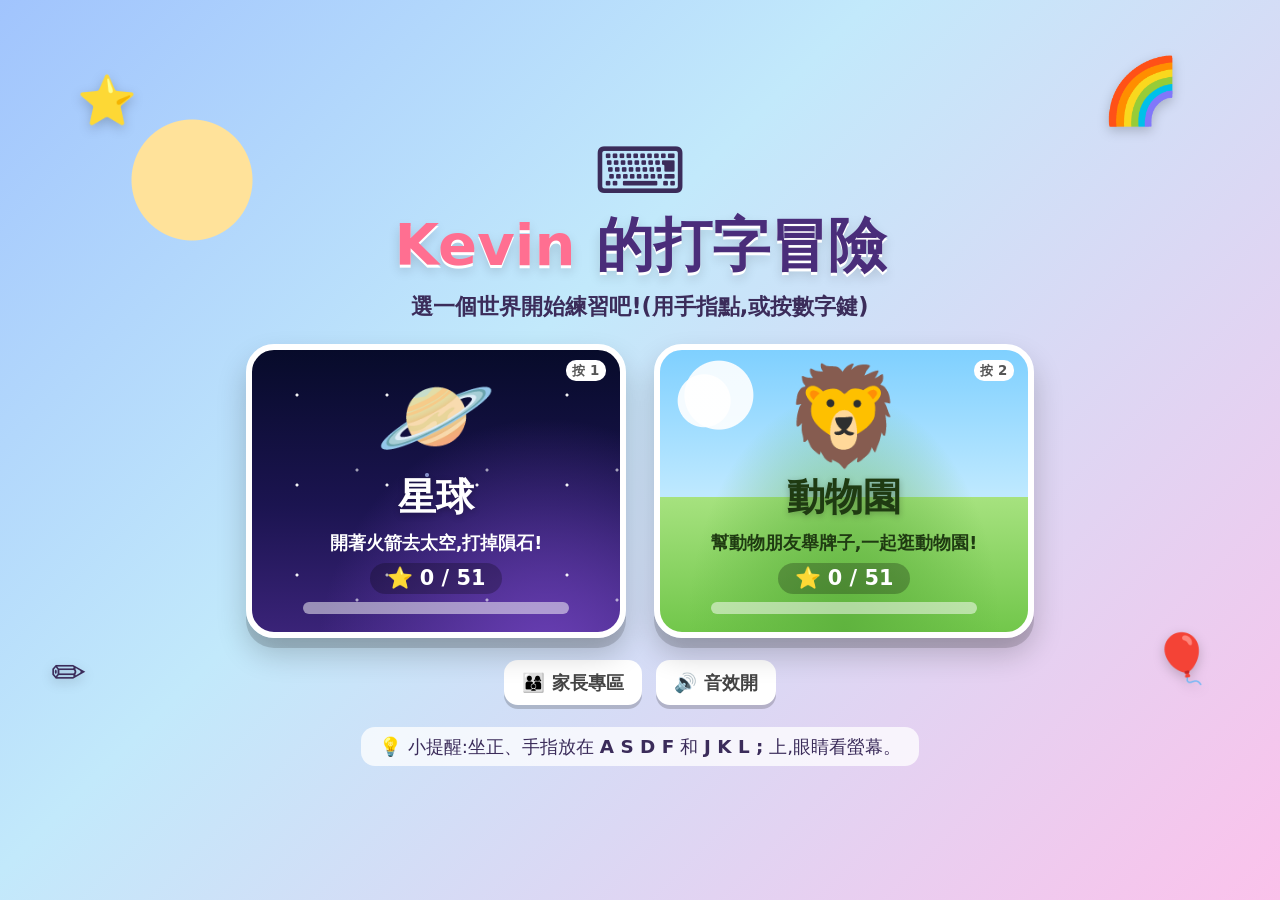
<file: index.html>
<!DOCTYPE html>
<html lang="zh-Hant-TW">
<head>
<meta charset="utf-8">
<meta name="viewport" content="width=device-width, initial-scale=1, maximum-scale=1, user-scalable=no, viewport-fit=cover">
<meta name="apple-mobile-web-app-capable" content="yes">
<meta name="mobile-web-app-capable" content="yes">
<link rel="icon" href="data:image/svg+xml,%3Csvg xmlns=%22http://www.w3.org/2000/svg%22 viewBox=%220 0 100 100%22%3E%3Ctext y=%22.9em%22 font-size=%2290%22%3E%E2%8C%A8%EF%B8%8F%3C/text%3E%3C/svg%3E">
<title>Kevin 的打字冒險</title>
<link rel="stylesheet" href="css/style.css">
</head>
<body>
<div id="deco" aria-hidden="true"></div>
<div id="app"></div>
<div id="toast" aria-live="polite"></div>

<!-- 核心程式(請勿更改順序) -->
<script src="js/storage.js"></script>
<script src="js/audio.js"></script>
<script src="js/keyboard.js"></script>
<script src="js/lessons.js"></script>

<!-- 主題:新增主題時,把檔案放到 themes/ 並在這裡加一行 -->
<script src="themes/space.js"></script>
<script src="themes/zoo.js"></script>

<!-- 主程式(放最後) -->
<script src="js/app.js"></script>
</body>
</html>
</file>
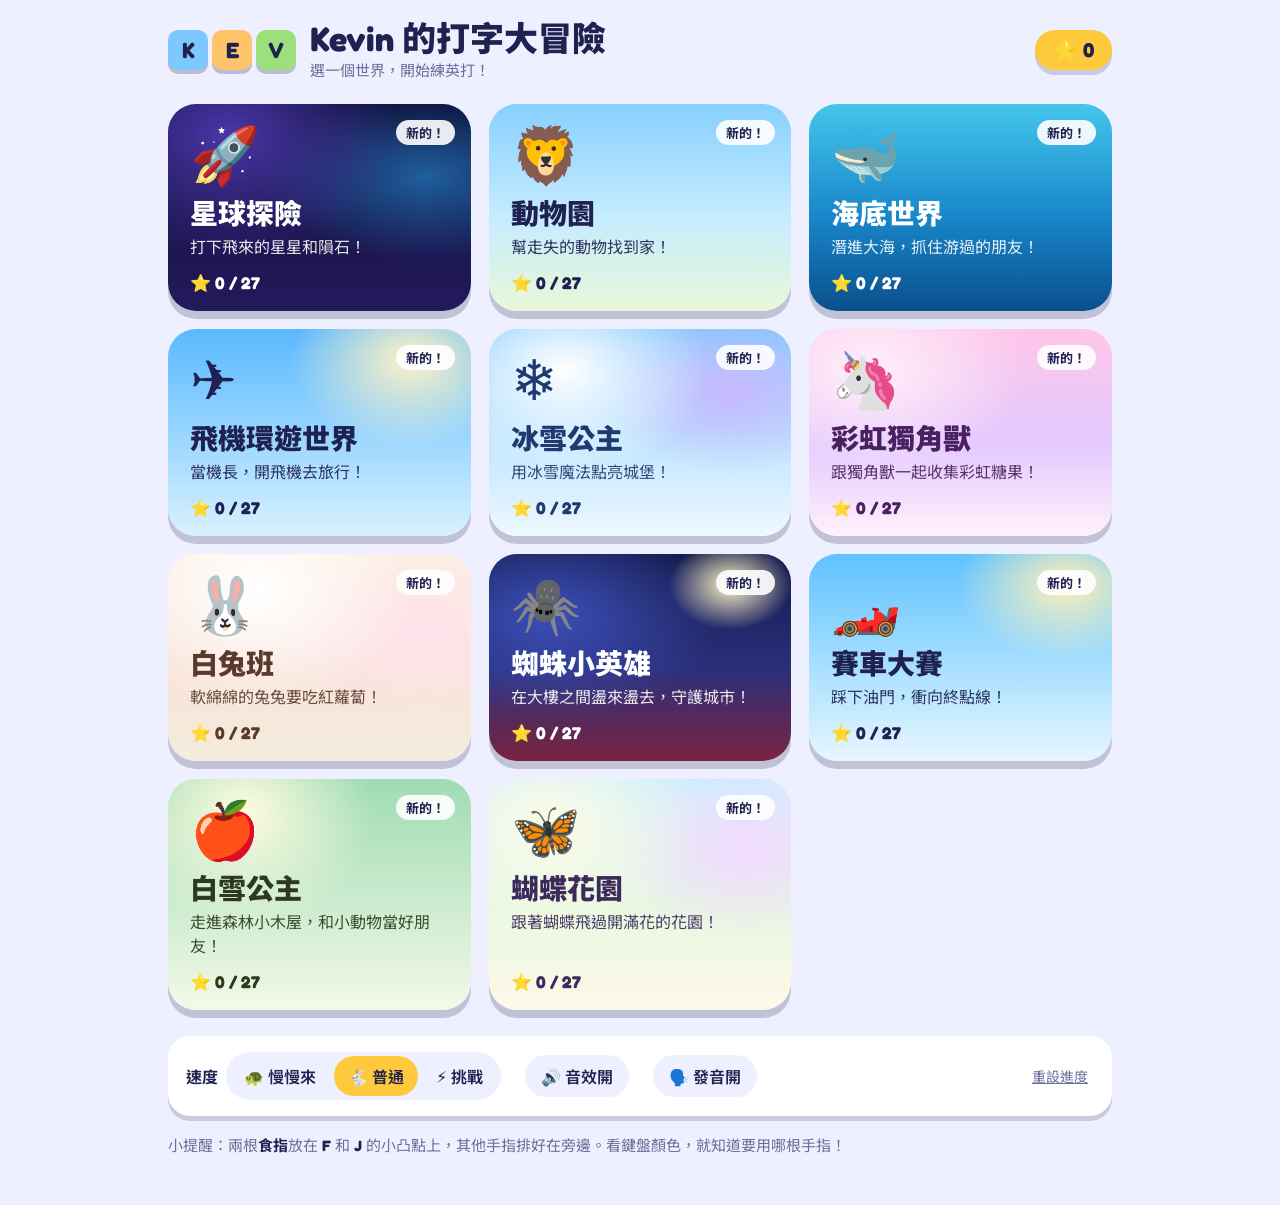
<file: v2/index.html>
<!DOCTYPE html>
<html lang="zh-Hant">
<head>
<meta charset="UTF-8">
<meta name="viewport" content="width=device-width, initial-scale=1, viewport-fit=cover">
<title>Kevin 的打字大冒險</title>
<link rel="icon" href="data:image/svg+xml,%3Csvg xmlns=%27http://www.w3.org/2000/svg%27 viewBox=%270 0 64 64%27%3E%3Crect x=%274%27 y=%278%27 width=%2756%27 height=%2752%27 rx=%2714%27 fill=%27%23c9a400%27/%3E%3Crect x=%274%27 y=%274%27 width=%2756%27 height=%2750%27 rx=%2714%27 fill=%27%23ffc93c%27/%3E%3Ctext x=%2732%27 y=%2742%27 font-family=%27Arial,sans-serif%27 font-size=%2734%27 font-weight=%27700%27 text-anchor=%27middle%27 fill=%27%231f2150%27%3EK%3C/text%3E%3C/svg%3E">
<link rel="preconnect" href="https://fonts.googleapis.com">
<link rel="preconnect" href="https://fonts.gstatic.com" crossorigin>
<link href="https://fonts.googleapis.com/css2?family=Fredoka:wght@500;600;700&family=Noto+Sans+TC:wght@500;700;900&display=swap" rel="stylesheet">
<style>
:root{
  --bg:#eef0ff; --card:#ffffff; --text:#1f2150; --muted:#6b6f9a; --line:#d9dcf5;
  --sun:#ffc93c; --tomato:#ff6b57; --mint:#2fcf98; --ink:#1f2150;
  --font:'Fredoka','Noto Sans TC',system-ui,-apple-system,'PingFang TC','Microsoft JhengHei',sans-serif;
  --chunk:0 5px 0 rgba(31,33,80,.18);
  box-sizing:border-box;
  padding-top:env(safe-area-inset-top,0px);
  padding-bottom:env(safe-area-inset-bottom,0px);
}
@media (prefers-color-scheme: dark){
  :root:not([data-theme="light"]){ --bg:#171935; --card:#242752; --text:#f3f3ff; --muted:#a7abd6; --line:#343871; --chunk:0 5px 0 rgba(0,0,0,.4); }
}
:root[data-theme="dark"]{ --bg:#171935; --card:#242752; --text:#f3f3ff; --muted:#a7abd6; --line:#343871; --chunk:0 5px 0 rgba(0,0,0,.4); }
*,*::before,*::after{box-sizing:border-box}
html{height:100%;scroll-padding-top:env(safe-area-inset-top,0px)}
body{margin:0;height:100%;background:var(--bg);color:var(--text);font-family:var(--font);-webkit-user-select:none;user-select:none;-webkit-tap-highlight-color:transparent}
button{font-family:inherit;cursor:pointer;border:none;color:inherit}
button:focus-visible{outline:3px solid var(--sun);outline-offset:3px}

.screen{display:none;min-height:100%}
.screen.active{display:flex;flex-direction:column}
.wrap{width:100%;max-width:980px;margin:0 auto;padding:20px 18px 32px}

/* ---------- home ---------- */
.home-top{display:flex;align-items:center;justify-content:space-between;gap:12px;flex-wrap:wrap}
.logo{display:flex;align-items:center;gap:14px}
.logo-keys{display:flex;gap:4px}
.logo-keys span{width:40px;height:40px;border-radius:10px;display:grid;place-items:center;font-weight:700;font-size:22px;color:var(--ink);box-shadow:0 4px 0 rgba(31,33,80,.25)}
.logo h1{margin:0;font-size:clamp(24px,4vw,34px);font-weight:900;line-height:1.1}
.logo p{margin:2px 0 0;color:var(--muted);font-size:15px}
.star-badge{background:var(--sun);color:var(--ink);font-weight:700;font-size:20px;padding:8px 18px;border-radius:999px;box-shadow:var(--chunk)}

.theme-grid{display:grid;grid-template-columns:repeat(auto-fill,minmax(260px,1fr));gap:18px;margin-top:24px}
.theme-card{position:relative;text-align:left;border-radius:28px;padding:22px 22px 18px;min-height:190px;display:flex;flex-direction:column;box-shadow:0 8px 0 rgba(31,33,80,.22);transition:transform .12s}
.theme-card:active{transform:translateY(4px);box-shadow:0 4px 0 rgba(31,33,80,.22)}
.tc-icon{font-size:56px;line-height:1}
.tc-name{font-size:28px;font-weight:900;margin-top:10px}
.tc-tag{font-size:16px;opacity:.9;margin-top:2px}
.tc-stars{margin-top:auto;padding-top:14px;font-weight:700;font-size:17px}
.tc-new{position:absolute;top:16px;right:16px;background:rgba(255,255,255,.9);color:var(--ink);font-size:13px;font-weight:700;padding:3px 10px;border-radius:999px}

.settings{margin-top:26px;background:var(--card);border-radius:22px;padding:16px 18px;display:flex;flex-wrap:wrap;gap:14px 24px;align-items:center;box-shadow:var(--chunk)}
.settings .lbl{font-weight:700;margin-right:8px}
.seg-group{display:inline-flex;background:var(--bg);border-radius:999px;padding:4px;gap:4px}
.seg{padding:8px 14px;border-radius:999px;background:transparent;font-size:16px;font-weight:600}
.seg.on{background:var(--sun);color:var(--ink)}
.pill{padding:9px 16px;border-radius:999px;background:var(--bg);font-weight:600;font-size:16px}
.tip{margin-top:18px;color:var(--muted);font-size:15px;line-height:1.6}
.tip b{color:var(--text)}
.reset{margin-left:auto;background:transparent;color:var(--muted);font-size:14px;text-decoration:underline}

/* ---------- levels ---------- */
.lv-head{border-radius:0 0 32px 32px;padding:18px 18px 26px}
.lv-head-in{max-width:980px;margin:0 auto;display:flex;align-items:center;gap:16px}
.back{background:rgba(255,255,255,.9);color:var(--ink);font-weight:700;font-size:17px;padding:10px 16px;border-radius:999px;box-shadow:0 4px 0 rgba(0,0,0,.2)}
.lv-title{font-size:30px;font-weight:900;display:flex;align-items:center;gap:10px}
.lv-title span{font-size:44px}
.lv-sub{font-size:16px;opacity:.9}
.level-list{display:grid;grid-template-columns:repeat(auto-fill,minmax(280px,1fr));gap:14px}
.level-card{display:flex;align-items:center;gap:14px;text-align:left;background:var(--card);border-radius:20px;padding:14px 16px;box-shadow:var(--chunk);transition:transform .12s}
.level-card:active{transform:translateY(3px)}
.level-card.locked{opacity:.45;cursor:not-allowed}
.lv-num{flex:none;width:48px;height:48px;border-radius:14px;display:grid;place-items:center;font-weight:700;font-size:22px;background:var(--th,var(--sun));color:#fff}
.level-card.locked .lv-num{background:var(--line)}
.lv-info{flex:1;min-width:0}
.lv-name{font-weight:700;font-size:19px}
.lv-desc{font-size:14px;color:var(--muted);margin-top:2px}
.lv-stars{flex:none;font-size:22px;letter-spacing:1px}
.st-on{color:var(--sun);text-shadow:0 2px 0 rgba(0,0,0,.15)}
.st-off{color:var(--line)}

/* ---------- game ---------- */
#game.active{height:100%}
.hud{display:flex;align-items:center;gap:10px;padding:10px 14px 6px;flex-wrap:wrap}
.icon-btn{width:46px;height:46px;border-radius:14px;background:var(--card);font-size:20px;box-shadow:var(--chunk)}
.hud-title{flex:1;min-width:140px;line-height:1.15}
.hud-title b{font-size:19px;display:block}
.hud-title small{color:var(--muted);font-size:14px}
.hud-stat{background:var(--card);padding:8px 14px;border-radius:14px;font-weight:700;font-size:18px;box-shadow:var(--chunk);white-space:nowrap}
.progress{height:10px;margin:4px 14px 10px;border-radius:999px;background:var(--line);overflow:hidden}
.progress div{height:100%;width:0;background:var(--mint);border-radius:999px;transition:width .3s}

.play{position:relative;flex:1;min-height:230px;margin:0 14px;border-radius:26px;overflow:hidden}
.play.hurt::after{content:'';position:absolute;inset:0;background:rgba(255,60,90,.28);animation:fadeout .45s forwards;pointer-events:none}
.sky-decor{position:absolute;opacity:.55;pointer-events:none}
.ground{position:absolute;left:0;right:0;bottom:0;height:46px;display:flex;justify-content:space-around;align-items:center;font-size:24px}
.target{position:absolute;top:0;display:flex;flex-direction:column;align-items:center;gap:4px;z-index:2}
.t-emoji{font-size:clamp(40px,7vw,64px);line-height:1;filter:drop-shadow(0 4px 5px rgba(0,0,0,.25));animation:bob 1.6s ease-in-out infinite}
.t-word{background:#fff;color:var(--ink);border-radius:16px;padding:0 14px;font-weight:700;font-size:clamp(30px,4.6vw,46px);letter-spacing:3px;box-shadow:0 5px 0 rgba(0,0,0,.22);border:3px solid var(--th-accent,#888);line-height:1.35;white-space:nowrap}
.t-word.letter{text-transform:uppercase;min-width:64px;text-align:center}
.t-word span.done{color:var(--mint)}
.t-word span.cur{text-decoration:underline;text-decoration-thickness:4px;text-underline-offset:6px;text-decoration-color:var(--tomato)}
.t-zh{background:rgba(255,255,255,.85);color:var(--ink);font-size:15px;font-weight:700;border-radius:10px;padding:1px 10px}
.target.shake{animation:shake .28s}
.target.pop{animation:pop .38s forwards}
.target.escaped{animation:escape .5s forwards}
.particle,.float{position:absolute;transform:translate(-50%,-50%);pointer-events:none;z-index:3}
.particle{font-size:24px;animation:fly .75s ease-out forwards}
.float{font-weight:700;font-size:28px;color:#fff;text-shadow:0 3px 0 rgba(0,0,0,.35);animation:rise 1s ease-out forwards;white-space:nowrap}
.float.big{font-size:20px;background:var(--th-accent);padding:4px 16px;border-radius:999px;text-shadow:none;animation-duration:1.5s}

.hint{text-align:center;font-size:18px;font-weight:600;padding:10px 12px 6px;min-height:40px;display:flex;align-items:center;justify-content:center;gap:6px;flex-wrap:wrap}
.hint .hk{display:inline-grid;place-items:center;min-width:34px;height:34px;padding:0 8px;background:var(--card);border-radius:9px;box-shadow:var(--chunk);font-size:20px}
.fdot{display:inline-block;width:16px;height:16px;border-radius:50%;border:2px solid rgba(0,0,0,.2)}

.kb{--k:clamp(26px,6.3vw,54px);display:flex;flex-direction:column;align-items:center;gap:6px;padding:4px 8px 14px}
.kb-row{display:flex;gap:6px}
.kb-row.r1{padding-left:calc(var(--k)*.35)}
.kb-row.r2{padding-left:calc(var(--k)*1.05)}
.key{position:relative;width:var(--k);height:var(--k);border-radius:calc(var(--k)*.22);background:var(--fc);color:var(--ink);font-weight:700;font-size:calc(var(--k)*.42);box-shadow:0 4px 0 rgba(31,33,80,.28);transition:transform .08s}
.key.space{width:calc(var(--k)*6);font-size:calc(var(--k)*.3)}
.key.bump::after{content:'';position:absolute;left:35%;right:35%;bottom:14%;height:3px;border-radius:2px;background:rgba(31,33,80,.55)}
.key.dim{opacity:.35}
.key.next{outline:4px solid var(--tomato);outline-offset:2px;animation:pulse 1s ease-in-out infinite;opacity:1}
.key.ok{transform:translateY(3px);box-shadow:0 1px 0 rgba(31,33,80,.28);filter:brightness(1.12)}
.key.bad{background:var(--tomato)!important;color:#fff;transform:translateY(3px)}

.overlay{position:absolute;inset:0;display:none;place-items:center;background:rgba(20,22,60,.45);z-index:10;border-radius:26px}
.overlay.show{display:grid}
.count{font-size:120px;font-weight:700;color:#fff;text-shadow:0 8px 0 rgba(0,0,0,.3);animation:zoom .7s ease-out}
.count.go{color:var(--sun)}
.pause-card{background:var(--card);border-radius:26px;padding:26px 30px;display:flex;flex-direction:column;gap:12px;align-items:stretch;min-width:240px;box-shadow:var(--chunk);text-align:center}
.pc-title{font-size:26px;font-weight:900}
.pc-tip{color:var(--muted);font-size:14px}

.btn{padding:14px 24px;border-radius:999px;background:var(--card);font-size:19px;font-weight:700;box-shadow:var(--chunk);transition:transform .1s}
.btn:active{transform:translateY(3px)}
.btn.primary{background:var(--sun);color:var(--ink)}

/* ---------- result ---------- */
#result.active{justify-content:center;align-items:center;padding:24px 16px}
.res-card{background:var(--card);border-radius:32px;padding:28px 26px;width:100%;max-width:520px;text-align:center;box-shadow:0 10px 0 rgba(0,0,0,.2)}
.res-emoji{font-size:80px;line-height:1}
.res-title{font-size:30px;font-weight:900;margin:8px 0 4px}
.res-stars{font-size:56px;letter-spacing:6px}
.res-stars span{display:inline-block;animation:starIn .45s backwards}
.res-note{min-height:24px;color:var(--tomato);font-weight:700;font-size:17px}
.res-stats{display:grid;grid-template-columns:1fr 1fr;gap:10px;margin:16px 0 20px}
.res-stats div{background:var(--bg);border-radius:16px;padding:10px}
.res-stats b{display:block;font-size:26px}
.res-stats small{color:var(--muted);font-size:14px}
.res-btns{display:flex;flex-wrap:wrap;gap:10px;justify-content:center}
.res-hint{margin-top:12px;color:var(--muted);font-size:14px}

.toast{position:fixed;left:50%;bottom:calc(24px + env(safe-area-inset-bottom,0px));transform:translateX(-50%);background:var(--ink);color:#fff;padding:12px 20px;border-radius:999px;font-weight:600;font-size:16px;z-index:50;opacity:0;transition:opacity .25s;pointer-events:none;max-width:90vw;text-align:center}
.toast.show{opacity:1}

@keyframes bob{50%{transform:translateY(-6px)}}
@keyframes shake{25%{transform:translateX(-9px)}75%{transform:translateX(9px)}}
@keyframes pop{to{transform:scale(1.45);opacity:0}}
@keyframes escape{to{transform:translateY(24px) scale(.8);opacity:0}}
@keyframes fly{to{transform:translate(calc(-50% + var(--dx)),calc(-50% + var(--dy))) scale(.3);opacity:0}}
@keyframes rise{to{transform:translate(-50%,-140%);opacity:0}}
@keyframes fadeout{to{opacity:0}}
@keyframes pulse{50%{outline-color:transparent}}
@keyframes zoom{from{transform:scale(2);opacity:0}}
@keyframes starIn{from{transform:scale(0) rotate(-90deg)}}
@media (prefers-reduced-motion: reduce){
  .t-emoji,.key.next{animation:none}
}
@media (max-height:620px){
  .kb{--k:clamp(24px,5vw,42px)}
  .hud{padding-top:6px}
}
/* 手機橫拿等矮螢幕：縮小上方列、提示與螢幕鍵盤，讓整個遊戲畫面不用捲動 */
@media (max-height:480px){
  .hud{padding:4px 10px 2px;gap:8px}
  .icon-btn{width:38px;height:38px;font-size:17px;border-radius:12px}
  .hud-title b{font-size:16px}
  .hud-title small{font-size:12px}
  .hud-stat{padding:4px 10px;font-size:15px;border-radius:12px}
  .progress{height:6px;margin:3px 10px 6px}
  .play{min-height:110px;margin:0 10px;border-radius:18px}
  .ground{height:30px;font-size:18px}
  .t-emoji{font-size:34px}
  .t-word{font-size:28px}
  .hint{font-size:15px;padding:4px 10px 2px;min-height:30px}
  .hint .hk{min-width:26px;height:26px;font-size:16px}
  .kb{--k:clamp(20px,7.4vh,34px);gap:4px;padding:2px 8px 6px}
  .kb-row{gap:4px}
}
</style>
</head>
<body>

<!-- HOME -->
<section class="screen active" id="home">
  <div class="wrap">
    <div class="home-top">
      <div class="logo">
        <div class="logo-keys"><span style="background:#7cc8ff">K</span><span style="background:#ffc36b">E</span><span style="background:#9be07a">V</span></div>
        <div><h1>Kevin 的打字大冒險</h1><p>選一個世界，開始練英打！</p></div>
      </div>
      <div class="star-badge">⭐ <span id="totalStars">0</span></div>
    </div>
    <div class="theme-grid" id="themeGrid"></div>
    <div class="settings">
      <div><span class="lbl">速度</span><span class="seg-group" id="speedSeg"></span></div>
      <button class="pill" id="soundBtn"></button>
      <button class="pill" id="voiceBtn"></button>
      <button class="reset" id="resetBtn">重設進度</button>
    </div>
    <p class="tip">小提醒：兩根<b>食指</b>放在 <b>F</b> 和 <b>J</b> 的小凸點上，其他手指排好在旁邊。看鍵盤顏色，就知道要用哪根手指！</p>
  </div>
</section>

<!-- LEVELS -->
<section class="screen" id="levels">
  <div class="lv-head" id="lvHead">
    <div class="lv-head-in">
      <button class="back" id="lvBack">← 回首頁</button>
      <div>
        <div class="lv-title"><span id="lvIcon"></span><span style="font-size:inherit" id="lvName"></span></div>
        <div class="lv-sub" id="lvTag"></div>
      </div>
    </div>
  </div>
  <div class="wrap"><div class="level-list" id="levelList"></div></div>
</section>

<!-- GAME -->
<section class="screen" id="game">
  <div class="hud">
    <button class="icon-btn" id="pauseBtn" aria-label="暫停">⏸</button>
    <div class="hud-title"><b id="hudTheme"></b><small id="hudLevel"></small></div>
    <div class="hud-stat" id="hudHearts"></div>
    <div class="hud-stat">⭐ <span id="hudScore">0</span></div>
    <div class="hud-stat">🔥 <span id="hudCombo">0</span></div>
  </div>
  <div class="progress"><div id="progBar"></div></div>
  <div class="play" id="play"></div>
  <div class="hint" id="hint">&nbsp;</div>
  <div class="kb" id="kb"></div>
  <div class="overlay" id="overlay"></div>
</section>

<!-- RESULT -->
<section class="screen" id="result">
  <div class="res-card">
    <div class="res-emoji" id="resEmoji"></div>
    <div class="res-title" id="resTitle"></div>
    <div class="res-stars" id="resStars"></div>
    <div class="res-note" id="resNote"></div>
    <div class="res-stats" id="resStats"></div>
    <div class="res-btns">
      <button class="btn" id="btnBack">回關卡</button>
      <button class="btn" id="btnRetry">再玩一次</button>
      <button class="btn primary" id="btnNext">下一關</button>
    </div>
    <div class="res-hint">按 Enter 也可以繼續</div>
  </div>
</section>

<div class="toast" id="toast"></div>

<script>
/* ============================================================
   主題設定：要新增主題，複製一個 { ... } 區塊改內容就好
   words: [英文單字, 圖示, 中文]
   ============================================================ */
/* THEMES-START */
const THEMES = [
  {
    id:'space', name:'星球探險', icon:'🚀', tagline:'打下飛來的星星和隕石！',
    bg:'radial-gradient(ellipse at 20% 15%, #4a36a8 0%, transparent 50%), radial-gradient(ellipse at 85% 35%, #1e5f9e 0%, transparent 45%), linear-gradient(180deg,#0d0c33 0%,#231a5c 100%)',
    ground:'linear-gradient(180deg,#6b5ca8,#3a2f73)', textOnBg:'#ffffff', accent:'#8f7bff',
    decor:['🌑','🛰️','👩‍🚀','🌕','🛸','🌑'], skyDecor:['✦','✧','★','·','✦'],
    carriers:['🪐','☄️','🛸','🌟','🌙','🛰️'], particles:['✨','⭐','💫'],
    cheers:['命中目標！','太空英雄！','火力全開！','發射成功！'],
    words:[['sun','☀️','太陽'],['moon','🌙','月亮'],['star','⭐','星星'],['mars','🔴','火星'],['sky','🌌','天空'],['ufo','🛸','幽浮'],
           ['earth','🌍','地球'],['comet','☄️','彗星'],['alien','👽','外星人'],['rocket','🚀','火箭'],['planet','🪐','行星'],['orbit','🛰️','軌道']]
  },
  {
    id:'zoo', name:'動物園', icon:'🦁', tagline:'幫走失的動物找到家！',
    bg:'linear-gradient(180deg,#86d0ff 0%,#c6ecff 55%,#eaf8d8 100%)',
    ground:'linear-gradient(180deg,#7ccf5a,#4ea539)', textOnBg:'#1f2150', accent:'#ff9f1c',
    decor:['🌳','🌿','🎪','🌻','🌳','🌿'], skyDecor:['☁️','☁️','🐦','☁️'],
    carriers:['🦒','🐘','🐒','🦓','🐧','🦘'], particles:['🎈','🍌','💛'],
    cheers:['動物回家了！','超級飼育員！','好厲害！','動物們在歡呼！'],
    words:[['cat','🐱','貓'],['dog','🐶','狗'],['pig','🐷','豬'],['cow','🐮','牛'],['lion','🦁','獅子'],['bear','🐻','熊'],['duck','🦆','鴨子'],
           ['frog','🐸','青蛙'],['zebra','🦓','斑馬'],['tiger','🐯','老虎'],['panda','🐼','熊貓'],['monkey','🐵','猴子'],['horse','🐴','馬'],['rabbit','🐰','兔子']]
  },
  {
    id:'ocean', name:'海底世界', icon:'🐳', tagline:'潛進大海，抓住游過的朋友！',
    bg:'linear-gradient(180deg,#44c6ec 0%,#1886c9 55%,#0b4f8c 100%)',
    ground:'linear-gradient(180deg,#f3d99b,#d7ae62)', textOnBg:'#ffffff', accent:'#00b4d8',
    decor:['🐚','🌿','🦀','⭐','🐚','🌿'], skyDecor:['○','◦','○','🐟'],
    carriers:['🐠','🐡','🐙','🐟','🦑','🐢'], particles:['💧','✨','🐚'],
    cheers:['抓到了！','海洋小勇士！','游得好快！','太棒了！'],
    words:[['fish','🐟','魚'],['crab','🦀','螃蟹'],['seal','🦭','海豹'],['wave','🌊','海浪'],['boat','⛵','船'],['sea','🌊','大海'],
           ['shark','🦈','鯊魚'],['whale','🐳','鯨魚'],['shell','🐚','貝殼'],['squid','🦑','魷魚'],['turtle','🐢','海龜'],['dolphin','🐬','海豚'],['octopus','🐙','章魚']]
  },
  {
    id:'plane', name:'飛機環遊世界', icon:'✈️', tagline:'當機長，開飛機去旅行！',
    bg:'radial-gradient(ellipse at 80% 15%, #fff3c4 0%, transparent 35%), linear-gradient(180deg,#5ab8ff 0%,#9ed8ff 55%,#d9f1ff 100%)',
    ground:'linear-gradient(180deg,#8a94a8,#5d667a)', textOnBg:'#1f2150', accent:'#3a86ff',
    decor:['🛫','🏢','🗼','🌴','🏔️','🛬'], skyDecor:['☁️','☁️','🌤️','☁️'],
    carriers:['✈️','🛩️','🚁','🎈','🪂','🛫'], particles:['☁️','✨','💨'],
    cheers:['起飛成功！','王牌機長！','飛得好高！','準時抵達！'],
    words:[['jet','✈️','噴射機'],['fly','🛫','飛'],['map','🗺️','地圖'],['bag','🧳','行李'],['sky','☁️','天空'],['seat','💺','座位'],['gate','🚪','登機門'],
           ['cloud','☁️','雲'],['pilot','👨‍✈️','機長'],['plane','✈️','飛機'],['ticket','🎫','機票'],['travel','🌏','旅行'],['airport','🛬','機場']]
  },
  {
    id:'ice', name:'冰雪公主', icon:'❄️', tagline:'用冰雪魔法點亮城堡！',
    bg:'radial-gradient(ellipse at 25% 20%, #ffffff 0%, transparent 45%), radial-gradient(ellipse at 80% 30%, #c9b8ff 0%, transparent 40%), linear-gradient(180deg,#7ec8ff 0%,#bfe6ff 55%,#eef8ff 100%)',
    ground:'linear-gradient(180deg,#ffffff,#d3eaff)', textOnBg:'#1f3a6e', accent:'#4fa8ff',
    decor:['🏔️','🌲','🏰','☃️','🌲','🏔️'], skyDecor:['❄️','❄','✧','❄️'],
    carriers:['❄️','💎','👑','⛄','🧊','✨'], particles:['❄️','✨','💎'],
    cheers:['冰雪魔法！','公主好厲害！','閃閃發亮！','城堡亮起來了！'],
    words:[['ice','🧊','冰'],['snow','🌨️','雪'],['cold','🥶','冷'],['gown','👗','禮服'],['sled','🛷','雪橇'],['crown','👑','皇冠'],['skate','⛸️','溜冰'],
           ['queen','👸','女王'],['magic','✨','魔法'],['castle','🏰','城堡'],['winter','❄️','冬天'],['snowman','☃️','雪人'],['princess','👸','公主']]
  },
  {
    id:'unicorn', name:'彩虹獨角獸', icon:'🦄', tagline:'跟獨角獸一起收集彩虹糖果！',
    bg:'radial-gradient(ellipse at 20% 20%, #fff0fa 0%, transparent 45%), linear-gradient(180deg,#ffc6e8 0%,#e3c8ff 55%,#fff1fb 100%)',
    ground:'linear-gradient(180deg,#b8f0c8,#86dba0)', textOnBg:'#4a2160', accent:'#ff6fb5',
    decor:['🌷','🍄','🏰','🌸','🍭','🌷'], skyDecor:['☁️','✨','🌈','💫'],
    carriers:['🦄','🎀','🍭','🧁','🌈','💖'], particles:['💖','✨','🌸'],
    cheers:['好可愛！','彩虹魔法！','閃亮亮！','獨角獸好開心！'],
    words:[['bow','🎀','蝴蝶結'],['cake','🍰','蛋糕'],['pink','💗','粉紅色'],['love','💕','喜歡'],['ring','💍','戒指'],['candy','🍬','糖果'],['heart','❤️','愛心'],
           ['fairy','🧚','仙子'],['dress','👗','洋裝'],['kitty','🐱','小貓'],['bunny','🐰','小兔子'],['flower','🌸','花'],['rainbow','🌈','彩虹'],['unicorn','🦄','獨角獸']]
  },
  {
    id:'bunny', name:'白兔班', icon:'🐰', tagline:'軟綿綿的兔兔要吃紅蘿蔔！',
    bg:'radial-gradient(ellipse at 30% 18%, #ffffff 0%, transparent 50%), radial-gradient(ellipse at 85% 40%, #ffe3ec 0%, transparent 45%), linear-gradient(180deg,#fdeee4 0%,#f8e3d8 55%,#f4ecdc 100%)',
    ground:'linear-gradient(180deg,#cfe8b8,#a8d48e)', textOnBg:'#5b3a2e', accent:'#f29bb0',
    decor:['🌷','🥕','🍀','🌼','🥕','🌷'], skyDecor:['☁️','🤍','✨','☁️'],
    carriers:['🐰','🐇','🥕','🍀','🤍','🧸'], particles:['🤍','🥕','🌸'],
    cheers:['兔兔跳起來了！','白兔班最棒！','抱抱一個！','軟綿綿好可愛！'],
    words:[['hop','🐇','跳'],['ear','👂','耳朵'],['hug','🤗','抱抱'],['nap','😴','午睡'],['egg','🥚','蛋'],['nose','👃','鼻子'],['milk','🥛','牛奶'],
           ['soft','☁️','軟軟的'],['white','🤍','白色'],['carrot','🥕','紅蘿蔔'],['clover','🍀','幸運草'],['garden','🌷','花園'],['bunny','🐰','兔兔'],['rabbit','🐇','兔子']]
  },
  {
    id:'spider', name:'蜘蛛小英雄', icon:'🕷️', tagline:'在大樓之間盪來盪去，守護城市！',
    bg:'radial-gradient(ellipse at 80% 15%, #fff6c8 0%, transparent 18%), radial-gradient(ellipse at 20% 30%, #3b4fb8 0%, transparent 50%), linear-gradient(180deg,#141a4a 0%,#2a2f7a 55%,#7a2440 100%)',
    ground:'linear-gradient(180deg,#5c6070,#383b47)', textOnBg:'#ffffff', accent:'#e63946',
    decor:['🏢','🏙️','🚦','🏬','🌃','🏢'], skyDecor:['🕸️','✦','·','✧'],
    carriers:['🕷️','🕸️','🦸','💥','⭐','🏙️'], particles:['🕸️','💥','✨'],
    cheers:['蛛絲發射！','城市守護者！','盪得好高！','英雄出動！'],
    words:[['web','🕸️','蜘蛛網'],['bug','🐛','蟲'],['hero','🦸','英雄'],['mask','🎭','面具'],['city','🏙️','城市'],['jump','🤸','跳'],
           ['night','🌃','夜晚'],['climb','🧗','攀爬'],['power','⚡','力量'],['spider','🕷️','蜘蛛'],['rescue','🆘','救援'],['building','🏢','大樓']]
  },
  {
    id:'race', name:'賽車大賽', icon:'🏎️', tagline:'踩下油門，衝向終點線！',
    bg:'radial-gradient(ellipse at 85% 15%, #fff1b8 0%, transparent 30%), linear-gradient(180deg,#5fc2ff 0%,#a8e0ff 55%,#e8f6ff 100%)',
    ground:'repeating-linear-gradient(90deg,#3d3f46 0 40px,#4a4d55 40px 80px)', textOnBg:'#1f2150', accent:'#ff7a00',
    decor:['🏁','🚧','🛞','🏆','🚧','🏁'], skyDecor:['☁️','💨','🎈','☁️'],
    carriers:['🏎️','🚗','🚙','🏍️','🛞','🏁'], particles:['💨','🔥','⭐'],
    cheers:['全速衝刺！','第一名！','賽車高手！','超車成功！'],
    words:[['car','🚗','車子'],['win','🥇','贏'],['gas','⛽','汽油'],['race','🏎️','比賽'],['fast','⚡','快'],['road','🛣️','馬路'],['tire','🛞','輪胎'],
           ['flag','🏁','旗子'],['speed','💨','速度'],['track','🏟️','賽道'],['helmet','⛑️','安全帽'],['engine','⚙️','引擎'],['trophy','🏆','獎盃']]
  },
  {
    id:'snowwhite', name:'白雪公主', icon:'🍎', tagline:'走進森林小木屋，和小動物當好朋友！',
    bg:'radial-gradient(ellipse at 25% 15%, #fffbe0 0%, transparent 40%), linear-gradient(180deg,#9fdcb4 0%,#cdeccf 55%,#f3f9e8 100%)',
    ground:'linear-gradient(180deg,#6fae5a,#4a8a3c)', textOnBg:'#2d3a1f', accent:'#c9184a',
    decor:['🌲','🏡','🍄','🌳','🐿️','🌲'], skyDecor:['🐦','☁️','✨','🌤️'],
    carriers:['🍎','🪞','👑','🐦','🌹','🦌'], particles:['🍎','✨','🌸'],
    cheers:['魔鏡說你最棒！','森林好朋友！','好厲害喔！','公主好開心！'],
    words:[['red','🔴','紅色'],['bird','🐦','小鳥'],['deer','🦌','小鹿'],['king','👑','國王'],['kind','💗','善良'],['apple','🍎','蘋果'],
           ['dream','💤','夢'],['dwarf','⛏️','小矮人'],['house','🏡','房子'],['forest','🌲','森林'],['mirror','🪞','鏡子'],['prince','🤴','王子']]
  },
  {
    id:'butterfly', name:'蝴蝶花園', icon:'🦋', tagline:'跟著蝴蝶飛過開滿花的花園！',
    bg:'radial-gradient(ellipse at 20% 20%, #fffbe6 0%, transparent 45%), radial-gradient(ellipse at 85% 30%, #f3d9ff 0%, transparent 40%), linear-gradient(180deg,#c8f0ff 0%,#e6f8e0 55%,#fff8e8 100%)',
    ground:'linear-gradient(180deg,#9be07a,#6cc04f)', textOnBg:'#3d2a5c', accent:'#9b5de5',
    decor:['🌻','🌷','🌿','🌼','🌷','🌻'], skyDecor:['☁️','🌤️','✨','☁️'],
    carriers:['🦋','🐝','🌸','🐞','🌼','🐛'], particles:['🌸','✨','🦋'],
    cheers:['飛起來了！','花園好漂亮！','蝴蝶在跳舞！','好棒喔！'],
    words:[['bee','🐝','蜜蜂'],['bud','🌱','花苞'],['dew','💧','露珠'],['leaf','🍃','葉子'],['rose','🌹','玫瑰'],['tulip','🌷','鬱金香'],
           ['daisy','🌼','小雛菊'],['honey','🍯','蜂蜜'],['spring','🌸','春天'],['garden','🏡','花園'],['ladybug','🐞','瓢蟲'],['butterfly','🦋','蝴蝶']]
  }
];
/* THEMES-END */

/* 結算畫面的文字（會念出來；改了要重跑 tools/gen_audio.py） */
/* RESULT-LINES-START */
const RESULT_LINES = {
  win1:'過關了！', win2:'很棒喔！', win3:'完美！超厲害！', lose:'差一點點！再試一次',
  unlock:'下一關解鎖了！', record:'新紀錄！'
};
/* RESULT-LINES-END */

/* 關卡（每個主題都一樣，從基本列開始） */
const LEVELS = [
  {name:'F 和 J',       desc:'兩根食指放在小凸點上', type:'letters', keys:'fj',        count:15},
  {name:'左手基本列',    desc:'A S D F',            type:'letters', keys:'asdf',      count:20},
  {name:'右手基本列',    desc:'J K L',              type:'letters', keys:'jkl',       count:20},
  {name:'整排基本列',    desc:'A 到 L 加上 G H',     type:'letters', keys:'asdfghjkl', count:20},
  {name:'上排字母',      desc:'Q W E R T Y U I O P', type:'letters', keys:'qwertyuiop',count:20},
  {name:'下排字母',      desc:'Z X C V B N M',       type:'letters', keys:'zxcvbnm',   count:20},
  {name:'全部字母',      desc:'26 個字母大集合',      type:'letters', keys:'abcdefghijklmnopqrstuvwxyz', count:25},
  {name:'主題小單字',    desc:'3～4 個字母的單字',    type:'words',   maxLen:4,  count:10},
  {name:'主題單字挑戰',  desc:'所有主題單字',         type:'words',   maxLen:99, count:12}
];

const SPEEDS = {slow:{label:'🐢 慢慢來',mult:1.5}, normal:{label:'🐇 普通',mult:1}, fast:{label:'⚡ 挑戰',mult:0.72}};
const MAX_HEARTS = 5;

const FINGERS = {
  lp:{name:'左手小指',color:'#ff9ecb'}, lr:{name:'左手無名指',color:'#ffc36b'}, lm:{name:'左手中指',color:'#9be07a'}, li:{name:'左手食指',color:'#7cc8ff'},
  ri:{name:'右手食指',color:'#c3a8ff'}, rm:{name:'右手中指',color:'#9be07a'}, rr:{name:'右手無名指',color:'#ffc36b'}, rp:{name:'右手小指',color:'#ff9ecb'},
  th:{name:'大拇指',color:'#e2e4f0'}
};
const KEY_FINGER = {q:'lp',a:'lp',z:'lp',w:'lr',s:'lr',x:'lr',e:'lm',d:'lm',c:'lm',r:'li',f:'li',v:'li',t:'li',g:'li',b:'li',
  y:'ri',h:'ri',n:'ri',u:'ri',j:'ri',m:'ri',i:'rm',k:'rm',o:'rr',l:'rr',p:'rp',';':'rp',' ':'th'};
const ROWS = ['qwertyuiop','asdfghjkl;','zxcvbnm'];

/* ---------- storage ---------- */
const PKEY='kevin-typing-progress-v1', SKEY='kevin-typing-settings-v1';
const store = {
  get(k,d){ try{ const v=localStorage.getItem(k); return v?JSON.parse(v):d; }catch(e){ return d; } },
  set(k,v){ try{ localStorage.setItem(k,JSON.stringify(v)); }catch(e){} }
};
let progress = store.get(PKEY,{}) || {};
let settings = Object.assign({speed:'normal',sound:true,voice:true}, store.get(SKEY,{})||{});
const getStars=(tid,li)=>(progress[tid]&&progress[tid][li])||0;
function setStars(tid,li,s){ progress[tid]=progress[tid]||{}; if(s>(progress[tid][li]||0)){ progress[tid][li]=s; store.set(PKEY,progress); return true; } return false; }
const isUnlocked=(tid,li)=>li===0||getStars(tid,li-1)>=1;
const themeStars=tid=>LEVELS.reduce((a,_,i)=>a+getStars(tid,i),0);

/* ---------- helpers ---------- */
const $=s=>document.querySelector(s);
const pick=a=>a[Math.floor(Math.random()*a.length)];
function shuffle(a){ for(let i=a.length-1;i>0;i--){ const j=Math.floor(Math.random()*(i+1)); [a[i],a[j]]=[a[j],a[i]]; } return a; }
const starHtml=s=>'<span class="st-on">★</span>'.repeat(s)+'<span class="st-off">★</span>'.repeat(3-s);
let toastT=0;
function toast(msg){ const t=$('#toast'); t.textContent=msg; t.classList.add('show'); clearTimeout(toastT); toastT=setTimeout(()=>t.classList.remove('show'),2600); }

/* ---------- sound ---------- */
let actx=null;
function getActx(){
  if(!actx){ const AC=window.AudioContext||window.webkitAudioContext; if(AC) actx=new AC(); }
  return actx;
}
function beep(freq,dur=0.08,type='sine',vol=0.07,delay=0){
  if(!settings.sound) return;
  try{
    const actx=getActx(); if(!actx) return;
    if(actx.state!=='running'){ const p=actx.resume(); if(p&&p.catch) p.catch(()=>{}); }
    const t0=actx.currentTime+delay, o=actx.createOscillator(), g=actx.createGain();
    o.type=type; o.frequency.value=freq;
    g.gain.setValueAtTime(vol,t0); g.gain.exponentialRampToValueAtTime(0.0001,t0+dur);
    o.connect(g).connect(actx.destination); o.start(t0); o.stop(t0+dur+0.02);
  }catch(e){}
}
const chord=(fs,gap=0.06)=>fs.forEach((f,i)=>beep(f,0.14,'triangle',0.06,i*gap));

/* ---------- voice：預先產生的 mp3（audio/manifest.json），沒有就用 speechSynthesis ---------- */
const voice=(()=>{
  const MAX_WAIT=1500;              // 音檔還沒載好時最多等多久（ms），太晚就不念了
  const TTS={en:{lang:'en-US',rate:0.85}, letters:{lang:'en-US',rate:0.85}, zh:{lang:'zh-TW',rate:1}};
  const cache=new Map(), durations=new Map();
  let manifest=null, manifestP=null, token=0, src=null, utter=null, unlocked=false;
  const log=(...a)=>console.warn('[voice]',...a);

  function loadManifest(){
    if(!manifestP){
      const clean=m=>m&&typeof m==='object'?{en:m.en||{},letters:m.letters||{},zh:m.zh||{}}:null;
      const get=window.AUDIO_INLINE?Promise.resolve(window.AUDIO_INLINE)
        :fetch('audio/manifest.json').then(r=>r.ok?r.json():null);
      manifestP=get.then(m=>{ manifest=clean(m); return manifest; })
        .catch(e=>{ log('讀不到 manifest，改用瀏覽器語音',e); return null; });
    }
    return manifestP;
  }
  const pathOf=(kind,key)=>manifest&&manifest[kind][key];
  function decode(ctx,buf){
    return new Promise((res,rej)=>{ const p=ctx.decodeAudioData(buf,res,rej); if(p&&p.then) p.then(res,rej); });
  }
  /* TTS 音檔前後有一段靜音（前約 0.2 秒、後約 1 秒），播放時跳過，念起來才跟得上畫面 */
  function trimClip(buf){
    const d=buf.getChannelData(0), n=d.length, TH=0.01, pad=Math.round(buf.sampleRate*0.03);
    let a=0, b=n-1;
    while(a<n&&Math.abs(d[a])<TH) a++;
    while(b>a&&Math.abs(d[b])<TH) b--;
    if(a>=b) return {buf,off:0,dur:buf.duration};
    a=Math.max(0,a-pad); b=Math.min(n,b+pad);
    return {buf,off:a/buf.sampleRate,dur:(b-a)/buf.sampleRate};
  }
  function readBytes(path){
    if(path.startsWith('data:')){   // 單檔版（AUDIO_INLINE）直接解 base64，不經過 fetch
      const s=atob(path.slice(path.indexOf(',')+1)), u=new Uint8Array(s.length);
      for(let i=0;i<s.length;i++) u[i]=s.charCodeAt(i);
      return Promise.resolve(u.buffer);
    }
    return fetch(path).then(r=>{ if(!r.ok) throw new Error(r.status+' '+path); return r.arrayBuffer(); });
  }
  function load(path){
    if(!cache.has(path)){
      const ctx=getActx();
      cache.set(path,!ctx?Promise.resolve(null):readBytes(path)
        .then(b=>decode(ctx,b))
        .then(buf=>{ const clip=trimClip(buf); durations.set(path,clip.dur); return clip; })
        .catch(e=>{ log('音檔載入失敗',path,e); cache.delete(path); return null; }));
    }
    return cache.get(path);
  }
  function preload(list){
    loadManifest().then(()=>list.forEach(([kind,key])=>{ const p=pathOf(kind,key); if(p) load(p); }));
  }

  function ttsVoice(lang){
    const base=lang.split('-')[0], norm=v=>(v.lang||'').replace('_','-');
    const vs=speechSynthesis.getVoices();
    return vs.find(v=>norm(v)===lang)
      ||vs.find(v=>(norm(v)===base||norm(v).startsWith(base+'-'))&&!/HK|yue/i.test(norm(v)));
  }
  function speakTTS(kind,key,my,done){
    if(!window.speechSynthesis||!window.SpeechSynthesisUtterance) return done();
    const cfg=TTS[kind], v=ttsVoice(cfg.lang);
    if(!v){ log('找不到 '+cfg.lang+' 的聲音，不出聲'); return done(); }
    const u=new SpeechSynthesisUtterance(kind==='letters'?key.toUpperCase():key);
    u.voice=v; u.lang=v.lang; u.rate=cfg.rate;
    u.onend=u.onerror=()=>{ if(utter===u) utter=null; if(my===token) done(); };
    utter=u;   // 保留參照：Chrome 會回收沒人參照的 utterance，onend 就不會觸發
    setTimeout(()=>{   // Safari 在 cancel() 之後馬上 speak() 可能會被吃掉
      if(my!==token) return;
      try{ speechSynthesis.speak(u); }catch(e){ log(e); done(); }
    },30);
  }
  function playClip(clip,my,done){
    const ctx=getActx();
    if(ctx.state!=='running'){ const p=ctx.resume(); if(p&&p.catch) p.catch(()=>{}); }
    const s=ctx.createBufferSource(); s.buffer=clip.buf; s.connect(ctx.destination);
    s.onended=()=>{ if(src===s) src=null; if(my===token) done(); };
    src=s; s.start(0,clip.off,clip.dur);
  }
  function playOne(kind,key,my,done){
    const path=pathOf(kind,key);
    if(!path) return speakTTS(kind,key,my,done);
    const t0=performance.now();
    load(path).then(clip=>{
      if(my!==token) return;
      if(!clip) return speakTTS(kind,key,my,done);
      if(performance.now()-t0>MAX_WAIT) return done();
      playClip(clip,my,done);
    }).catch(e=>log('播放失敗',kind,key,e));
  }
  const estimate=(kind,key)=>{ const p=pathOf(kind,key); return (p&&durations.get(p))||(kind==='zh'?0.3+key.length*0.28:0.8); };

  function stop(){
    token++;
    if(src){ try{ src.onended=null; src.stop(); }catch(e){} src=null; }
    try{ if(window.speechSynthesis&&(utter||speechSynthesis.speaking)) speechSynthesis.cancel(); }catch(e){}
    utter=null;
  }
  /* 依序念 [[kind,key],...]，會中斷正在念的。kind：en／letters／zh。
     回傳預估秒數（沒念就是 0）。不會丟出例外。 */
  function sayAll(list){
    try{
      stop();
      if(!settings.voice||!list.length) return 0;
      const my=token;
      const step=i=>{ if(i<list.length&&my===token) try{ playOne(list[i][0],list[i][1],my,()=>step(i+1)); }catch(e){ log(e); } };
      step(0);
      return list.reduce((a,[kind,key])=>a+estimate(kind,key),0);
    }catch(e){ log(e); return 0; }
  }
  const say=(kind,key)=>sayAll([[kind,key]]);

  /* iOS：第一次手勢時解鎖 AudioContext 與 speechSynthesis；之後被系統中斷也會在下次手勢時恢復 */
  function unlock(){
    try{
      const ctx=getActx();
      if(ctx&&ctx.state!=='running'){ const p=ctx.resume(); if(p&&p.catch) p.catch(()=>{}); }
      if(unlocked) return; unlocked=true;
      if(ctx){ const s=ctx.createBufferSource(); s.buffer=ctx.createBuffer(1,1,22050); s.connect(ctx.destination); s.start(0); }
      if(window.speechSynthesis&&window.SpeechSynthesisUtterance){ const u=new SpeechSynthesisUtterance(' '); u.volume=0; speechSynthesis.speak(u); }
    }catch(e){ log('解鎖失敗',e); }
  }
  ['pointerdown','touchend','click','keydown'].forEach(ev=>document.addEventListener(ev,unlock,true));
  try{ if(window.speechSynthesis) speechSynthesis.getVoices(); }catch(e){}
  loadManifest();
  return {say,sayAll,stop,preload};
})();

/* ---------- screens ---------- */
let current='home', selTheme=0, selLevel=0, game=null;
function show(id){ document.querySelectorAll('.screen').forEach(s=>s.classList.toggle('active',s.id===id)); current=id; window.scrollTo(0,0); }

function renderHome(){
  $('#totalStars').textContent=THEMES.reduce((a,t)=>a+themeStars(t.id),0);
  $('#themeGrid').innerHTML=THEMES.map((t,i)=>{
    const s=themeStars(t.id);
    return `<button class="theme-card" data-i="${i}" style="background:${t.bg};color:${t.textOnBg}">
      ${s===0?'<span class="tc-new">新的！</span>':''}
      <div class="tc-icon">${t.icon}</div><div class="tc-name">${t.name}</div><div class="tc-tag">${t.tagline}</div>
      <div class="tc-stars">⭐ ${s} / ${LEVELS.length*3}</div></button>`;
  }).join('');
  $('#speedSeg').innerHTML=Object.entries(SPEEDS).map(([k,v])=>`<button class="seg ${settings.speed===k?'on':''}" data-speed="${k}">${v.label}</button>`).join('');
  $('#soundBtn').textContent=settings.sound?'🔊 音效開':'🔇 音效關';
  $('#voiceBtn').textContent=settings.voice?'🗣️ 發音開':'🗣️ 發音關';
  $('#resetBtn').textContent='重設進度'; resetArmed=false;
}

function openTheme(i){
  selTheme=i; const t=THEMES[i];
  const h=$('#lvHead'); h.style.background=t.bg; h.style.color=t.textOnBg;
  $('#lvIcon').textContent=t.icon; $('#lvName').textContent=t.name; $('#lvTag').textContent=t.tagline;
  $('#levelList').innerHTML=LEVELS.map((L,li)=>{
    const un=isUnlocked(t.id,li);
    return `<button class="level-card ${un?'':'locked'}" data-li="${li}" ${un?'':'disabled'} style="--th:${t.accent}">
      <div class="lv-num">${un?li+1:'🔒'}</div>
      <div class="lv-info"><div class="lv-name">${L.name}</div><div class="lv-desc">${L.desc}</div></div>
      <div class="lv-stars">${starHtml(getStars(t.id,li))}</div></button>`;
  }).join('');
  show('levels');
}

/* ---------- game ---------- */
function buildQueue(theme,level){
  if(level.type==='words'){
    const pool=theme.words.filter(w=>w[0].length<=level.maxLen);
    let out=[]; while(out.length<level.count) out.push(...shuffle(pool.slice()));
    return out.slice(0,level.count).map(([text,emoji,zh])=>({text,emoji,zh}));
  }
  const keys=[...level.keys], out=[]; let prev='';
  for(let i=0;i<level.count;i++){
    let k; do{ k=pick(keys); }while(keys.length>1&&k===prev);
    prev=k; out.push({text:k,emoji:pick(theme.carriers)});
  }
  return out;
}

let keyEls={};
function renderKeyboard(level){
  const kb=$('#kb');
  const keyHtml=k=>{
    const f=FINGERS[KEY_FINGER[k]];
    const dim=level.type==='letters'&&k!==' '&&!level.keys.includes(k);
    return `<button class="key ${k===' '?'space':''} ${k==='f'||k==='j'?'bump':''} ${dim?'dim':''}" data-k="${k}" style="--fc:${f.color}" tabindex="-1">${k===' '?'空白鍵':k.toUpperCase()}</button>`;
  };
  kb.innerHTML=ROWS.map((r,ri)=>`<div class="kb-row r${ri}">${[...r].map(keyHtml).join('')}</div>`).join('')+`<div class="kb-row">${keyHtml(' ')}</div>`;
  keyEls={}; kb.querySelectorAll('.key').forEach(el=>keyEls[el.dataset.k]=el);
}
function flashKey(ch,cls){ const el=keyEls[ch]; if(!el) return; el.classList.add(cls); setTimeout(()=>el.classList.remove(cls),170); }
function setHint(ch){
  document.querySelectorAll('.key.next').forEach(e=>e.classList.remove('next'));
  const h=$('#hint');
  if(!ch){ h.innerHTML='&nbsp;'; return; }
  if(keyEls[ch]) keyEls[ch].classList.add('next');
  const f=FINGERS[KEY_FINGER[ch]];
  h.innerHTML=`下一個 <span class="hk">${ch.toUpperCase()}</span> 用 <span class="fdot" style="background:${f?f.color:'#ccc'}"></span><b>${f?f.name:''}</b>`;
}
function updateHud(){
  if(!game) return;
  $('#hudHearts').textContent='❤️'.repeat(Math.max(0,game.hearts))+'🤍'.repeat(MAX_HEARTS-Math.max(0,game.hearts));
  $('#hudScore').textContent=game.score;
  $('#hudCombo').textContent=game.combo;
  $('#progBar').style.width=(game.i/game.queue.length*100)+'%';
}

function cleanupGame(){
  voice.stop();
  if(game){ game.running=false; cancelAnimationFrame(game.raf); game.timers.forEach(clearTimeout); }
  game=null; const ov=$('#overlay'); ov.classList.remove('show'); ov.innerHTML='';
}

function startLevel(li){
  cleanupGame();
  selLevel=li;
  const theme=THEMES[selTheme], level=LEVELS[li];
  game={theme,level,li,queue:buildQueue(theme,level),i:0,hearts:MAX_HEARTS,score:0,combo:0,bestCombo:0,
        correct:0,wrong:0,misses:0,active:0,running:false,paused:false,target:null,raf:0,last:0,timers:[]};
  const play=$('#play');
  play.style.background=theme.bg; play.style.setProperty('--th-accent',theme.accent);
  $('#game').style.setProperty('--th-accent',theme.accent);
  play.innerHTML='';
  for(let k=0;k<10;k++){
    const d=document.createElement('div'); d.className='sky-decor';
    d.textContent=theme.skyDecor[k%theme.skyDecor.length];
    d.style.cssText=`left:${Math.random()*92}%;top:${Math.random()*62}%;font-size:${14+Math.random()*20}px;color:${theme.textOnBg}`;
    play.appendChild(d);
  }
  const g=document.createElement('div'); g.className='ground'; g.style.background=theme.ground;
  g.innerHTML=theme.decor.map(x=>`<span>${x}</span>`).join(''); play.appendChild(g);
  $('#hudTheme').textContent=`${theme.icon} ${theme.name}`;
  $('#hudLevel').textContent=`第 ${li+1} 關：${level.name}`;
  renderKeyboard(level); setHint(null); updateHud();
  preloadVoice(theme,level);
  show('game');
  countdown(()=>{ game.running=true; game.last=performance.now(); spawn(); game.raf=requestAnimationFrame(loop); });
}

function preloadVoice(theme,level){
  const list=level.type==='letters'?[...level.keys].map(c=>['letters',c]):[];
  theme.words.forEach(w=>list.push(['en',w[0]]));
  theme.cheers.forEach(c=>list.push(['zh',c]));
  Object.values(RESULT_LINES).forEach(s=>list.push(['zh',s]));
  voice.preload(list);
}
const sayTarget=t=>{ if(!game.paused) voice.say(game.level.type==='words'?'en':'letters',t.item.text); };

function countdown(done){
  const ov=$('#overlay'); let n=3;
  const draw=()=>{ ov.innerHTML=n>0?`<div class="count">${n}</div>`:`<div class="count go">GO!</div>`; };
  ov.classList.add('show'); draw(); beep(520);
  const tick=()=>{
    if(!game) return;
    n--;
    if(n>=0){ draw(); beep(n>0?520:880); game.timers.push(setTimeout(tick,700)); }
    else { ov.classList.remove('show'); ov.innerHTML=''; done(); }
  };
  game.timers.push(setTimeout(tick,700));
}

function loop(ts){
  if(!game||!game.running) return;
  const dt=Math.min(0.1,(ts-game.last)/1000); game.last=ts;
  if(!game.paused){
    game.active+=dt;
    const t=game.target;
    if(t&&!t.done){ t.p+=dt/t.dur; positionTarget(t); if(t.p>=1) miss(); }
  }
  game.raf=requestAnimationFrame(loop);
}
function positionTarget(t){
  const play=$('#play'); const maxY=play.clientHeight-46-t.el.offsetHeight;
  t.el.style.top=(Math.min(1,t.p)*Math.max(0,maxY))+'px';
}

function spawn(){
  if(!game||!game.running) return;
  const item=game.queue[game.i], isL=game.level.type!=='words';
  const el=document.createElement('div'); el.className='target';
  el.innerHTML=`<div class="t-emoji">${item.emoji}</div><div class="t-word ${isL?'letter':''}">${[...item.text].map(c=>`<span>${c}</span>`).join('')}</div>${item.zh?`<div class="t-zh">${item.zh}</div>`:''}`;
  const play=$('#play'); play.appendChild(el);
  const w=play.clientWidth, ew=el.offsetWidth;
  el.style.left=(12+Math.random()*Math.max(0,w-ew-24))+'px';
  const base=isL?6.5:3+1.4*item.text.length;
  const ramp=1-Math.min(0.3,game.i*0.015);
  game.target={el,item,p:0,dur:base*SPEEDS[settings.speed].mult*ramp,idx:0,done:false};
  markCurrent(); positionTarget(game.target); setHint(item.text[0]);
  sayTarget(game.target);
}
function markCurrent(){
  const t=game.target;
  t.el.querySelectorAll('.t-word span').forEach((s,k)=>{ s.classList.toggle('done',k<t.idx); s.classList.toggle('cur',k===t.idx&&!t.done); });
}

function handleChar(ch){
  if(!game||!game.running||game.paused) return;
  const t=game.target; if(!t||t.done) return;
  if(ch===t.item.text[t.idx]){
    game.correct++; t.idx++; flashKey(ch,'ok'); beep(620+t.idx*50,0.06,'triangle',0.05);
    if(t.idx>=t.item.text.length) hit(); else { markCurrent(); setHint(t.item.text[t.idx]); }
  }else{
    game.wrong++; game.combo=0; flashKey(ch,'bad'); beep(170,0.12,'square',0.035);
    t.el.classList.remove('shake'); void t.el.offsetWidth; t.el.classList.add('shake');
    updateHud();
  }
}

function relPos(el){ const pr=$('#play').getBoundingClientRect(), r=el.getBoundingClientRect(); return {x:r.left-pr.left+r.width/2,y:r.top-pr.top+r.height/2}; }
function burst(x,y){
  const play=$('#play');
  for(let k=0;k<10;k++){
    const s=document.createElement('span'); s.className='particle'; s.textContent=pick(game.theme.particles);
    const a=Math.random()*Math.PI*2, d=60+Math.random()*80;
    s.style.left=x+'px'; s.style.top=y+'px';
    s.style.setProperty('--dx',Math.cos(a)*d+'px'); s.style.setProperty('--dy',Math.sin(a)*d+'px');
    play.appendChild(s); setTimeout(()=>s.remove(),800);
  }
}
function floatText(x,y,txt,big){
  const s=document.createElement('div'); s.className='float'+(big?' big':''); s.textContent=txt;
  s.style.left=Math.max(80,Math.min($('#play').clientWidth-80,x))+'px'; s.style.top=y+'px';
  $('#play').appendChild(s); setTimeout(()=>s.remove(),1600);
}

function hit(){
  const t=game.target; t.done=true; markCurrent();
  game.combo++; game.bestCombo=Math.max(game.bestCombo,game.combo);
  const gain=10*t.item.text.length+Math.min(game.combo,10)*2; game.score+=gain;
  const p=relPos(t.el); burst(p.x,p.y); floatText(p.x,p.y-10,`+${gain}`);
  let wait=NEXT_DELAY;
  if(game.combo%5===0){
    const cheer=pick(game.theme.cheers);
    floatText(p.x,p.y-70,`${cheer} 連擊 ${game.combo}！`,true);
    const sec=voice.say('zh',cheer);   // 等鼓勵語念完再出下一個，免得被單字發音蓋掉
    if(sec) wait=Math.min(2200,Math.max(wait,sec*1000+120));
  }
  chord([523,659,784]);
  t.el.classList.add('pop'); const el=t.el; setTimeout(()=>el.remove(),420);
  next(wait);
}
function miss(){
  const t=game.target; t.done=true;
  game.hearts--; game.misses++; game.combo=0;
  t.el.classList.add('escaped'); const el=t.el; setTimeout(()=>el.remove(),520);
  beep(300,0.15,'sawtooth',0.04); beep(200,0.2,'sawtooth',0.04,0.12);
  const play=$('#play'); play.classList.remove('hurt'); void play.offsetWidth; play.classList.add('hurt');
  if(game.hearts<=0){ updateHud(); game.timers.push(setTimeout(()=>endGame(false),500)); game.running=false; return; }
  next();
}
const NEXT_DELAY=380;
function next(wait=NEXT_DELAY){
  game.i++; game.target=null; setHint(null); updateHud();
  if(game.i>=game.queue.length){ game.timers.push(setTimeout(()=>endGame(true),Math.max(550,wait))); return; }
  game.timers.push(setTimeout(spawn,wait));
}

function endGame(win){
  if(!game) return;
  game.running=false; cancelAnimationFrame(game.raf);
  const total=game.correct+game.wrong;
  const acc=total?Math.round(game.correct/total*100):0;
  const lpm=Math.round(game.correct/(Math.max(game.active,1)/60));
  let stars=0;
  if(win) stars=(acc>=95&&game.misses===0)?3:(acc>=85&&game.misses<=1)?2:1;
  const before=getStars(game.theme.id,game.li);
  const improved=win&&setStars(game.theme.id,game.li,stars);
  const hasNext=win&&game.li+1<LEVELS.length;

  $('#result').style.background=game.theme.bg;
  $('#resEmoji').textContent=win?(stars===3?'🏆':stars===2?'🎉':'👍'):'💪';
  const title=win?RESULT_LINES['win'+stars]:RESULT_LINES.lose;
  $('#resTitle').textContent=title;
  $('#resStars').innerHTML=[0,1,2].map(k=>`<span class="${k<stars?'st-on':'st-off'}" style="animation-delay:${0.15+k*0.2}s">★</span>`).join('');
  let note='', spoken=[title];
  if(win&&before===0&&hasNext){ note='🔓 '+RESULT_LINES.unlock; spoken.push(RESULT_LINES.unlock); }
  else if(improved){ note='✨ '+RESULT_LINES.record; spoken.push(RESULT_LINES.record); }
  else if(!win) note='讓東西掉到地上 5 次就要重來喔';
  $('#resNote').textContent=note;
  $('#resStats').innerHTML=`
    <div><b>${acc}%</b><small>正確率</small></div>
    <div><b>${lpm}</b><small>每分鐘打幾個字母</small></div>
    <div><b>${game.bestCombo}</b><small>最高連擊</small></div>
    <div><b>${game.score}</b><small>分數</small></div>`;
  $('#btnNext').style.display=hasNext?'':'none';
  if(win) chord([523,659,784,1047],0.12); else { beep(392,0.2,'triangle',0.06); beep(330,0.3,'triangle',0.06,0.2); }
  $('#overlay').classList.remove('show');
  show('result');
  game.timers.push(setTimeout(()=>{ if(!document.hidden) voice.sayAll(spoken.map(s=>['zh',s])); },600));
}

function togglePause(force){
  if(!game||!game.running) return;
  game.paused=force!==undefined?force:!game.paused;
  const ov=$('#overlay');
  if(game.paused){
    voice.stop();
    ov.classList.add('show');
    ov.innerHTML=`<div class="pause-card"><div class="pc-title">⏸ 休息一下</div>
      <button class="btn primary" data-act="resume">繼續玩</button>
      <button class="btn" data-act="quit">回關卡</button>
      <div class="pc-tip">按 Esc 也可以繼續</div></div>`;
  }else{
    ov.classList.remove('show'); ov.innerHTML=''; game.last=performance.now();
    if(game.target&&!game.target.done) sayTarget(game.target);
  }
}

/* ---------- events ---------- */
let resetArmed=false;
$('#themeGrid').addEventListener('click',e=>{ const c=e.target.closest('.theme-card'); if(c){ beep(700); openTheme(+c.dataset.i); } });
$('#speedSeg').addEventListener('click',e=>{ const b=e.target.closest('[data-speed]'); if(!b) return; settings.speed=b.dataset.speed; store.set(SKEY,settings); renderHome(); });
$('#soundBtn').addEventListener('click',()=>{ settings.sound=!settings.sound; store.set(SKEY,settings); renderHome(); beep(700); });
$('#voiceBtn').addEventListener('click',()=>{ settings.voice=!settings.voice; store.set(SKEY,settings); if(!settings.voice) voice.stop(); renderHome(); beep(700); });
$('#resetBtn').addEventListener('click',()=>{
  if(!resetArmed){ resetArmed=true; $('#resetBtn').textContent='再按一次確認清除'; return; }
  progress={}; store.set(PKEY,progress); renderHome(); toast('進度已清除');
});
$('#lvBack').addEventListener('click',()=>{ renderHome(); show('home'); });
$('#levelList').addEventListener('click',e=>{ const c=e.target.closest('.level-card'); if(c&&!c.disabled) startLevel(+c.dataset.li); });
$('#pauseBtn').addEventListener('click',()=>togglePause());
$('#overlay').addEventListener('click',e=>{
  const b=e.target.closest('[data-act]'); if(!b) return;
  if(b.dataset.act==='resume') togglePause(false);
  else { cleanupGame(); openTheme(selTheme); }
});
$('#kb').addEventListener('click',e=>{ const k=e.target.closest('.key'); if(k) handleChar(k.dataset.k); });
$('#btnBack').addEventListener('click',()=>{ cleanupGame(); openTheme(selTheme); });
$('#btnRetry').addEventListener('click',()=>startLevel(selLevel));
$('#btnNext').addEventListener('click',()=>startLevel(selLevel+1));

document.addEventListener('keydown',e=>{
  if(e.ctrlKey||e.metaKey||e.altKey) return;
  if(current==='game'){
    if(e.key==='Escape'){ e.preventDefault(); togglePause(); return; }
    if(e.key==='Process'||e.key==='Unidentified'||(e.key.length===1&&/[^\x00-\x7F]/.test(e.key))){
      e.preventDefault(); toast('請先切換成英文輸入（按 🌐 地球鍵或 Caps Lock）'); return;
    }
    if(e.key.length===1){ e.preventDefault(); handleChar(e.key.toLowerCase()); }
  }else if(current==='result'&&e.key==='Enter'){
    e.preventDefault();
    ($('#btnNext').style.display!=='none'?$('#btnNext'):$('#btnRetry')).click();
  }
});
document.addEventListener('visibilitychange',()=>{
  if(!document.hidden) return;
  voice.stop();
  if(game&&game.running&&!game.paused) togglePause(true);
});

renderHome();
</script>
</body>
</html>
</file>
<file: css/style.css>
/* Kevin 的打字冒險 — 樣式 */
:root {
  --primary: #ff6f91; --accent: #ffc75f; --text: #3b2c5a;
  --panel: rgba(255,255,255,.9); --panel-text: #3b2c5a;
  --obj-bg: #fff; --obj-text: #333;
  --u: min(4.5vw, 6.6vh);          /* 螢幕鍵盤一個鍵的寬度 */
  --g: calc(var(--u) * 0.1);
  --font: "PingFang TC", "Noto Sans TC", "Microsoft JhengHei", "Heiti TC", system-ui, sans-serif;
  --font-letter: "Verdana", "Trebuchet MS", "Arial Rounded MT Bold", "DejaVu Sans", sans-serif;
}
* { box-sizing: border-box; }
html, body { margin: 0; height: 100%; }
body {
  font-family: var(--font); color: var(--text);
  background-attachment: fixed; min-height: 100vh; overflow: hidden;
  -webkit-user-select: none; user-select: none; -webkit-tap-highlight-color: transparent;
  touch-action: manipulation;
}
body[data-screen="parent"] { overflow: auto; }
#app { position: relative; z-index: 1; height: 100vh; height: 100dvh; }
#deco { position: fixed; inset: 0; pointer-events: none; z-index: 0; overflow: hidden; }
.deco { position: absolute; animation: floaty 6s ease-in-out infinite; filter: drop-shadow(0 4px 6px rgba(0,0,0,.2)); }
@keyframes floaty { 0%,100% { transform: translateY(0) rotate(0); } 50% { transform: translateY(-12px) rotate(4deg); } }

.screen { height: 100%; display: flex; flex-direction: column; padding: 12px 18px; gap: 10px; }
kbd { font-family: var(--font-letter); background: #fff; color: #333; border: 1px solid #bbb; border-bottom-width: 3px;
  border-radius: 6px; padding: 0 .4em; font-size: .9em; }

/* ---------- 按鈕 ---------- */
.btn { font-family: var(--font); font-size: 1.15rem; font-weight: 700; border: none; border-radius: 14px; padding: .55em 1em;
  background: #fff; color: #444; box-shadow: 0 4px 0 rgba(0,0,0,.18); cursor: pointer; white-space: nowrap; }
.btn:active { transform: translateY(3px); box-shadow: 0 1px 0 rgba(0,0,0,.18); }
.btn.primary { background: var(--primary); color: #fff; }
.btn.big { font-size: 1.35rem; padding: .7em 1.3em; }
.btn.danger { background: #ffe1e1; color: #c0392b; }
.btn kbd { font-size: .8em; }

.topbar { display: flex; align-items: center; gap: 10px; background: var(--panel); color: var(--panel-text);
  border-radius: 18px; padding: 8px 12px; box-shadow: 0 4px 14px rgba(0,0,0,.15); flex: 0 0 auto; }
.topbar h2 { margin: 0 6px; font-size: 1.5rem; white-space: nowrap; overflow: hidden; text-overflow: ellipsis; }
.spacer { flex: 1; }
.pill { background: rgba(255,255,255,.85); color: #333; border-radius: 999px; padding: .35em .8em; font-size: 1.1rem; font-weight: 700; white-space: nowrap; }
.pill b { font-size: 1.25rem; color: #6a1b9a; }

/* ---------- 首頁 ---------- */
.home { align-items: center; justify-content: center; gap: 22px; }
.home-head { text-align: center; }
.home-head .logo { font-size: 4rem; animation: floaty 3s ease-in-out infinite; }
.home-head h1 { margin: 0; font-size: clamp(2.2rem, 5vw, 3.6rem); color: #4a2d7a; text-shadow: 0 3px 0 #fff, 0 6px 12px rgba(0,0,0,.15); }
.home-head .kid { color: var(--primary); }
.home-head p { margin: .3em 0 0; font-size: 1.4rem; font-weight: 700; }
.theme-cards { display: flex; gap: 28px; flex-wrap: wrap; justify-content: center; }
.theme-card { position: relative; width: min(34vw, 380px); min-height: 280px; border: 6px solid #fff; border-radius: 28px; cursor: pointer;
  display: flex; flex-direction: column; align-items: center; justify-content: center; gap: 8px; padding: 18px;
  box-shadow: 0 10px 0 rgba(0,0,0,.15), 0 16px 30px rgba(0,0,0,.2); font-family: var(--font); transition: transform .15s; }
.theme-card:hover { transform: translateY(-6px) rotate(-1deg); }
.theme-card:active { transform: scale(.97); }
.tc-emoji { font-size: 6rem; line-height: 1; animation: floaty 4s ease-in-out infinite; }
.tc-name { font-size: 2.4rem; font-weight: 900; text-shadow: 0 2px 6px rgba(0,0,0,.25); }
.tc-desc { font-size: 1.1rem; font-weight: 700; }
.tc-stars { font-size: 1.3rem; font-weight: 800; background: rgba(0,0,0,.25); color: #fff; padding: .15em .8em; border-radius: 999px; }
.tc-bar { width: 80%; height: 12px; background: rgba(255,255,255,.5); border-radius: 999px; overflow: hidden; }
.tc-bar i { display: block; height: 100%; background: #ffd54f; }
.tc-key { position: absolute; top: 10px; right: 14px; background: #fff; color: #555; border-radius: 10px; padding: .1em .5em; font-weight: 800; }
.home-foot { display: flex; gap: 14px; }
.home-tip { margin: 0; font-size: 1.15rem; background: rgba(255,255,255,.75); padding: .4em 1em; border-radius: 14px; }

/* ---------- 關卡地圖 ---------- */
.map-grid { flex: 1; display: grid; grid-template-columns: repeat(auto-fill, minmax(118px, 1fr)); gap: 14px; align-content: center;
  overflow-y: auto; padding: 18px 6px 6px; }
.lvl { position: relative; border: 4px solid #fff; border-radius: 22px; background: var(--panel); color: var(--panel-text);
  display: flex; flex-direction: column; align-items: center; gap: 2px; padding: 10px 6px 8px; cursor: pointer; font-family: var(--font);
  box-shadow: 0 6px 0 rgba(0,0,0,.18); min-height: 150px; justify-content: center; }
.lvl:active { transform: translateY(4px); box-shadow: 0 2px 0 rgba(0,0,0,.18); }
.lvl.locked { opacity: .55; filter: grayscale(.7); cursor: not-allowed; }
.lvl.current { border-color: var(--accent); box-shadow: 0 0 0 4px var(--accent), 0 6px 0 rgba(0,0,0,.18); animation: pulse 1.4s ease-in-out infinite; }
.lvl.perfect { border-color: #ffd54f; }
@keyframes pulse { 0%,100% { transform: scale(1); } 50% { transform: scale(1.05); } }
.lvl-arrow { position: absolute; top: -26px; font-size: 1.8rem; animation: bounce .8s ease-in-out infinite alternate; }
@keyframes bounce { to { transform: translateY(-8px); } }
.lvl-stage { font-size: .9rem; font-weight: 800; background: var(--primary); color: #fff; border-radius: 999px; padding: 0 .6em; }
.lvl-num { font-size: 2.2rem; font-weight: 900; line-height: 1.1; }
.lvl-title { font-size: 1.05rem; font-weight: 800; text-align: center; }
.lvl-stars { font-size: 1.5rem; letter-spacing: 2px; }
.st.on { color: #ffc107; text-shadow: 0 1px 2px rgba(0,0,0,.3); }
.st.off { color: rgba(128,128,128,.35); }
.map-hint { text-align: center; margin: 0; font-size: 1.2rem; font-weight: 700; color: var(--panel-text); background: var(--panel); border-radius: 14px; padding: .4em; }

/* ---------- 遊戲 ---------- */
.game { gap: 8px; padding: 10px 14px; }
.game .topbar h2 { font-size: 1.35rem; }
.game .stat { font-size: 1rem; }
.stage { position: relative; flex: 1; min-height: 170px; display: flex; flex-direction: column; justify-content: center; }
.objects { position: relative; flex: 1; display: flex; align-items: center; justify-content: center; gap: 2.2vw; }
.obj { display: flex; flex-direction: column; align-items: center; animation: bob 2.4s ease-in-out infinite; opacity: .7; transform-origin: center; }
.obj .obj-emoji { font-size: clamp(2.5rem, 7vh, 4.2rem); line-height: 1; filter: drop-shadow(0 4px 4px rgba(0,0,0,.25)); }
.obj .obj-label { font-family: var(--font-letter); font-weight: 700; background: var(--obj-bg); color: var(--obj-text);
  border-radius: 16px; padding: .05em .35em; font-size: clamp(2rem, 6vh, 3rem); box-shadow: 0 5px 0 rgba(0,0,0,.2);
  border: 4px solid rgba(0,0,0,.08); white-space: nowrap; }
.obj.current { opacity: 1; }
.obj.current .obj-emoji { font-size: clamp(3.5rem, 11vh, 6.5rem); }
.obj.current .obj-label { font-size: clamp(3rem, 10vh, 5.5rem); border-color: var(--accent); box-shadow: 0 0 0 5px var(--accent), 0 8px 0 rgba(0,0,0,.2); }
.type-sentences .obj.current .obj-label { font-size: clamp(2.2rem, 7.5vh, 4rem); padding: .15em .5em; }
.type-sentences .obj.current .obj-emoji { font-size: clamp(3rem, 9vh, 5rem); }
.ch { display: inline-block; transition: color .1s; }
.ch.sp { min-width: .45em; }
.ch.done { color: #2eaa4f; }
.ch.cur { color: #fff; background: var(--primary); border-radius: 10px; animation: blink 1s steps(2) infinite; }
.ch.cur.sp { background: repeating-linear-gradient(90deg, var(--primary) 0 4px, #ff9fb8 4px 8px); }
.type-keys .ch.cur, .type-words .ch.cur { animation: none; }
@keyframes blink { 50% { box-shadow: 0 0 0 4px rgba(255,255,255,.7); } }
@keyframes bob { 0%,100% { transform: translateY(0); } 50% { transform: translateY(-10px); } }
.obj.shake { animation: shake .35s ease-in-out; }
@keyframes shake { 0%,100% { transform: translateX(0); } 25% { transform: translateX(-10px) rotate(-3deg); } 75% { transform: translateX(10px) rotate(3deg); } }
.obj.ghost { position: absolute; opacity: 1; pointer-events: none; animation: popout .55s ease-out forwards; }
@keyframes popout { 0% { transform: scale(1); opacity: 1; } 40% { transform: scale(1.2) translateY(-20px); opacity: 1; } 100% { transform: scale(.4) translateY(-120px); opacity: 0; } }
.hitfx { position: absolute; top: 20%; left: 50%; transform: translate(-50%, -50%); font-size: 5rem; animation: fx .55s ease-out forwards; }
@keyframes fx { from { transform: translate(-50%,-50%) scale(.3); } to { transform: translate(-50%,-50%) scale(1.6); opacity: 0; } }

.track { position: relative; height: 44px; margin: 4px 6% 0; background: rgba(255,255,255,.35); border-radius: 999px; border: 3px dashed rgba(255,255,255,.8); }
.track-runner { position: absolute; left: 0; top: 50%; transform: translateY(-55%); font-size: 2.2rem; transition: left .4s ease-out; }
.track-goal { position: absolute; right: -6px; top: 50%; transform: translateY(-55%); font-size: 2.4rem; }
.track-count { position: absolute; left: 50%; top: 50%; transform: translate(-50%, -50%); font-weight: 900; font-size: 1.1rem;
  color: #333; background: rgba(255,255,255,.85); padding: 0 .6em; border-radius: 999px; }

.kb-area { display: flex; justify-content: center; align-items: flex-end; gap: 1.2vw; flex: 0 0 auto; }
.kb { background: rgba(255,255,255,.92); padding: calc(var(--g) * 2); border-radius: 18px; box-shadow: 0 6px 16px rgba(0,0,0,.2); }
.kb-row { display: flex; justify-content: center; }
.key { position: relative; width: calc(var(--w) * var(--u) - var(--g)); height: calc(var(--u) * .92); margin: calc(var(--g) / 2);
  background: #fff; border: 2px solid #d0d0d8; border-bottom: calc(var(--u) * .12) solid var(--fc); border-radius: calc(var(--u) * .18);
  display: flex; align-items: center; justify-content: center; font-family: var(--font-letter); font-weight: 700; color: #444;
  font-size: calc(var(--u) * .42); transition: transform .08s, background .1s; }
.key.fn { font-size: calc(var(--u) * .26); color: #999; background: #f4f4f7; }
.key.space { font-family: var(--font); font-size: calc(var(--u) * .3); }
.key .bump { position: absolute; bottom: calc(var(--u) * .14); width: 30%; height: 3px; background: #666; border-radius: 2px; }
.key.next { background: var(--fc); border-color: #333; color: #111; transform: scale(1.12); z-index: 2;
  box-shadow: 0 0 0 4px #fff, 0 0 18px 6px var(--fc); animation: keyglow 1s ease-in-out infinite; }
@keyframes keyglow { 50% { box-shadow: 0 0 0 4px #fff, 0 0 26px 12px var(--fc); } }
.key.hit { transform: scale(.9); }
.key.oops { background: #ffe9d6; }

/* 手 */
.hand { position: relative; width: calc(var(--u) * 2.9); height: calc(var(--u) * 4); display: flex; flex-direction: column; align-items: center; }
.hand-fingers { display: flex; align-items: flex-end; gap: 5%; height: 55%; width: 86%; }
.finger { flex: 1; background: #ffe7d1; border: 3px solid var(--fc); border-radius: 999px 999px 10px 10px; transition: transform .15s; }
.f-p { height: 58%; } .f-r { height: 82%; } .f-m { height: 100%; } .f-i { height: 86%; }
.palm { position: relative; width: 90%; height: 40%; background: #ffe7d1; border: 3px solid #f2c9a5; border-radius: 16px 16px 40% 40%; margin-top: -4px; }
.finger.thumb { position: absolute; width: 26%; height: 70%; top: 10%; flex: none; border-radius: 999px; }
.hand-L .thumb { right: -18%; transform: rotate(-35deg); }
.hand-R .thumb { left: -18%; transform: rotate(35deg); }
.hand-R .hand-fingers { flex-direction: row; }
.finger.active { background: var(--fc); transform: translateY(-8px); box-shadow: 0 0 14px 4px var(--fc); }
.hand-L .thumb.active { transform: rotate(-35deg) translateY(-6px); }
.hand-R .thumb.active { transform: rotate(35deg) translateY(-6px); }
.hand-label { position: absolute; bottom: 8%; z-index: 2; font-weight: 800; font-size: .95rem; color: #6d4c41; }

.hint { text-align: center; font-size: 1.5rem; font-weight: 800; color: var(--panel-text); background: var(--panel);
  border-radius: 16px; padding: .2em .6em; align-self: center; min-width: 40%; flex: 0 0 auto; min-height: 2em; }
.hint .fname { padding: 0 .4em; border-radius: 10px; color: #222; }
.hint .kname { font-family: var(--font-letter); font-size: 1.2em; color: #d81b60; }
[data-theme="space"] .hint .kname { color: #ffd54f; }

.overlay { position: absolute; inset: 0; display: none; align-items: center; justify-content: center; background: rgba(0,0,0,.35); z-index: 10; }
.overlay.show { display: flex; }
.ov-card { background: #fff; color: #333; border-radius: 28px; padding: 24px 36px; text-align: center; max-width: 720px;
  box-shadow: 0 16px 40px rgba(0,0,0,.35); animation: popin .3s ease-out; font-size: 1.25rem; }
.ov-card h2 { margin: .2em 0; font-size: 2rem; color: #4a2d7a; }
.ov-emoji { font-size: 4.5rem; }
.ov-tip { background: #fff7d6; border-radius: 14px; padding: .5em .8em; font-weight: 700; }
.ov-small { color: #777; font-size: 1.05rem; }
.ov-btns { display: flex; gap: 12px; justify-content: center; flex-wrap: wrap; }
@keyframes popin { from { transform: scale(.7); opacity: 0; } to { transform: scale(1); opacity: 1; } }

/* ---------- 結果 ---------- */
.result { align-items: center; justify-content: center; }
.result-card { background: #fff; color: #333; border-radius: 32px; padding: 20px 40px 26px; text-align: center; max-width: 900px; width: 92%;
  box-shadow: 0 16px 40px rgba(0,0,0,.35); animation: popin .35s ease-out; }
.res-emoji { font-size: 4.5rem; line-height: 1.1; }
.result-card h2 { margin: .2em 0; font-size: 1.9rem; color: #4a2d7a; }
.res-stars { font-size: 6rem; line-height: 1; margin: 4px 0; }
.bigstar { display: inline-block; color: #ddd; animation: starin .5s ease-out both; }
.bigstar.on { color: #ffc107; text-shadow: 0 4px 0 #e0a100, 0 0 20px rgba(255,200,0,.6); }
@keyframes starin { from { transform: scale(0) rotate(-90deg); opacity: 0; } to { transform: scale(1) rotate(0); opacity: 1; } }
.res-badge { display: inline-block; margin: 4px 6px; background: #e8f5e9; color: #2e7d32; font-weight: 800; padding: .2em .8em; border-radius: 999px; font-size: 1.2rem; }
.res-stats { display: flex; justify-content: center; gap: 14px; margin: 10px 0; }
.res-stats div { background: #f3eefe; border-radius: 18px; padding: 8px 20px; min-width: 130px; }
.res-stats b { display: block; font-size: 2.2rem; color: #6a1b9a; }
.res-stats small { font-size: 1rem; font-weight: 700; color: #666; }
.res-tip { font-size: 1.3rem; font-weight: 700; margin: 8px 0; }
.res-rule { font-size: 1rem; color: #777; margin: 4px 0 14px; }
.res-btns { display: flex; justify-content: center; gap: 14px; flex-wrap: wrap; }
.res-btns .btn { border: 2px solid #eee; }

/* ---------- 家長專區 ---------- */
.parent { height: auto; min-height: 100%; }
.parent-body { display: flex; flex-direction: column; gap: 14px; padding-bottom: 30px; }
.summary { display: grid; grid-template-columns: repeat(6, 1fr); gap: 10px; }
.summary div, .pbox, .ptable { background: rgba(255,255,255,.93); border-radius: 18px; padding: 12px 16px; box-shadow: 0 4px 12px rgba(0,0,0,.1); color: #333; }
.summary div { text-align: center; }
.summary b { display: block; font-size: 1.6rem; color: #6a1b9a; }
.summary small { font-weight: 700; color: #666; }
.pcols { display: grid; grid-template-columns: 1fr 1.6fr; gap: 14px; }
.pbox h3 { margin: 0 0 8px; }
.errkeys { display: flex; flex-wrap: wrap; gap: 10px; }
.errkeys span { display: flex; flex-direction: column; align-items: center; }
.errkeys kbd { font-size: 1.4rem; }
.recent { margin: 0; padding-left: 1.2em; line-height: 1.7; }
.ptable summary { font-size: 1.3rem; font-weight: 800; cursor: pointer; }
.ptable table { width: 100%; border-collapse: collapse; margin-top: 8px; font-size: 1.05rem; }
.ptable th, .ptable td { padding: 6px 8px; border-bottom: 1px solid #eee; text-align: left; }
.ptable th { background: #f5f0ff; }
.ptable tr.dim td { color: #aaa; }
.ptable td.stars { font-size: 1.2rem; }
.psettings { display: flex; flex-wrap: wrap; gap: 10px; }
.psettings .btn { border: 2px solid #eee; font-size: 1rem; }
.muted { color: #999; }
.warn { color: #c0392b; font-weight: 700; }
.tips ul { margin: 0; line-height: 1.8; }

/* ---------- 提示訊息 ---------- */
#toast { position: fixed; top: 90px; left: 50%; transform: translateX(-50%) scale(.8); background: #fff; color: #6a1b9a; font-size: 1.6rem;
  font-weight: 900; padding: .4em 1.2em; border-radius: 999px; box-shadow: 0 8px 20px rgba(0,0,0,.25); opacity: 0; pointer-events: none;
  z-index: 50; transition: opacity .2s, transform .2s; white-space: nowrap; }
#toast.show { opacity: 1; transform: translateX(-50%) scale(1); }

/* ---------- 小螢幕 / 直向 ---------- */
@media (max-height: 640px) {
  .screen { padding: 6px 10px; gap: 6px; }
  .topbar { padding: 4px 8px; }
  .topbar h2 { font-size: 1.15rem; }
  .btn { font-size: 1rem; }
  .hint { font-size: 1.2rem; }
  .theme-card { min-height: 220px; }
  .tc-emoji { font-size: 4.5rem; }
}
@media (max-width: 900px) {
  .game .stat#st-time { display: none; }
  .summary { grid-template-columns: repeat(3, 1fr); }
  .pcols { grid-template-columns: 1fr; }
}
@media (orientation: portrait) {
  :root { --u: min(5.6vw, 5vh); }
  .hand { display: none; }
}

.track-runner.flip { transform: translateY(-55%) scaleX(-1); }
</file>
